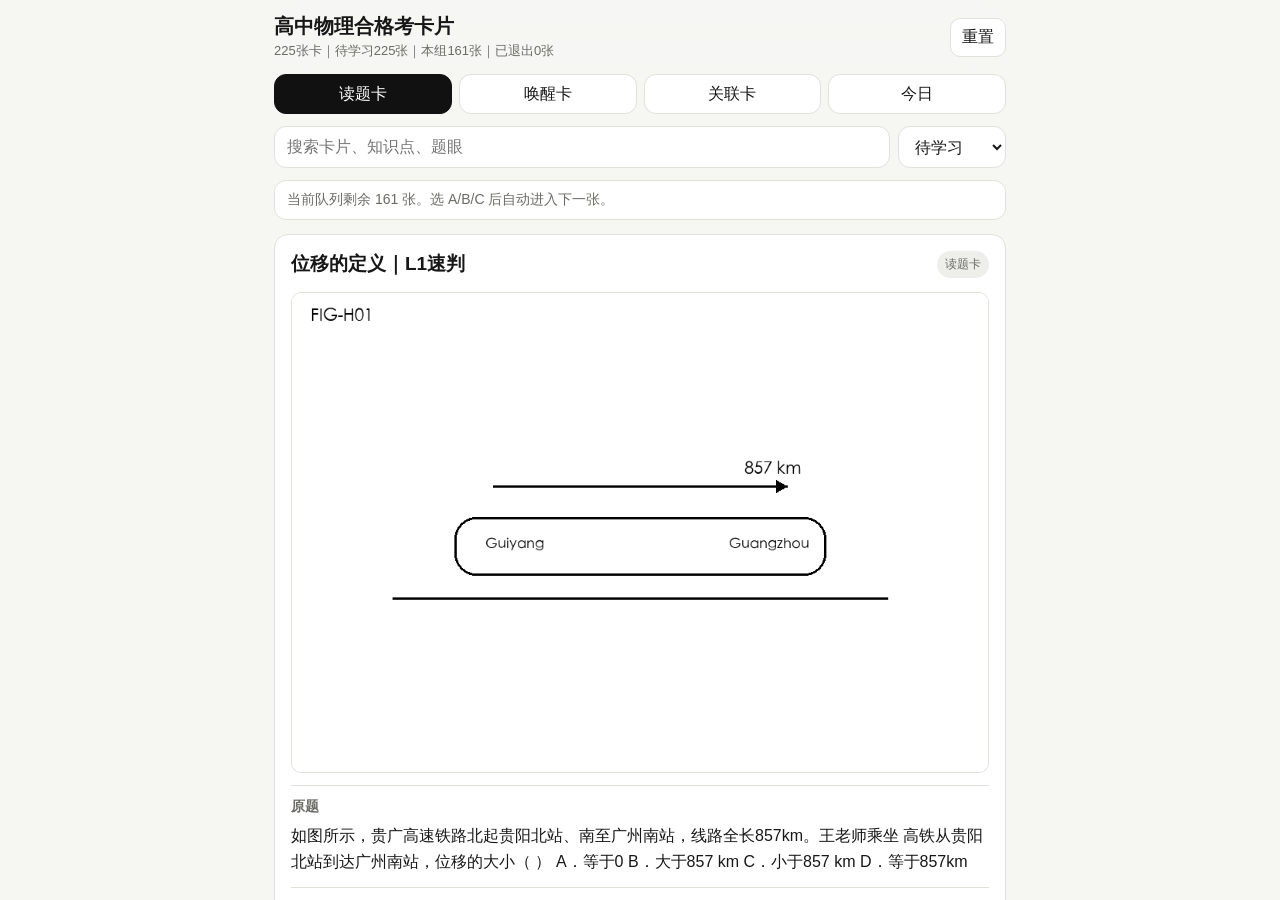
<file: index.html>
<!doctype html>
<html lang="zh-CN">
  <head>
    <meta charset="utf-8" />
    <meta name="viewport" content="width=device-width, initial-scale=1" />
    <title>高中物理合格考卡片</title>
    <meta http-equiv="refresh" content="0; url=./app/index.html" />
    <style>
      body {
        margin: 0;
        min-height: 100svh;
        display: grid;
        place-items: center;
        font-family: -apple-system, BlinkMacSystemFont, "PingFang SC", sans-serif;
        background: #f6f6f3;
        color: #171717;
      }
      a {
        color: inherit;
        font-weight: 700;
      }
    </style>
  </head>
  <body>
    <p>正在打开 <a href="./app/index.html">高中物理合格考卡片</a>...</p>
  </body>
</html>
</file>
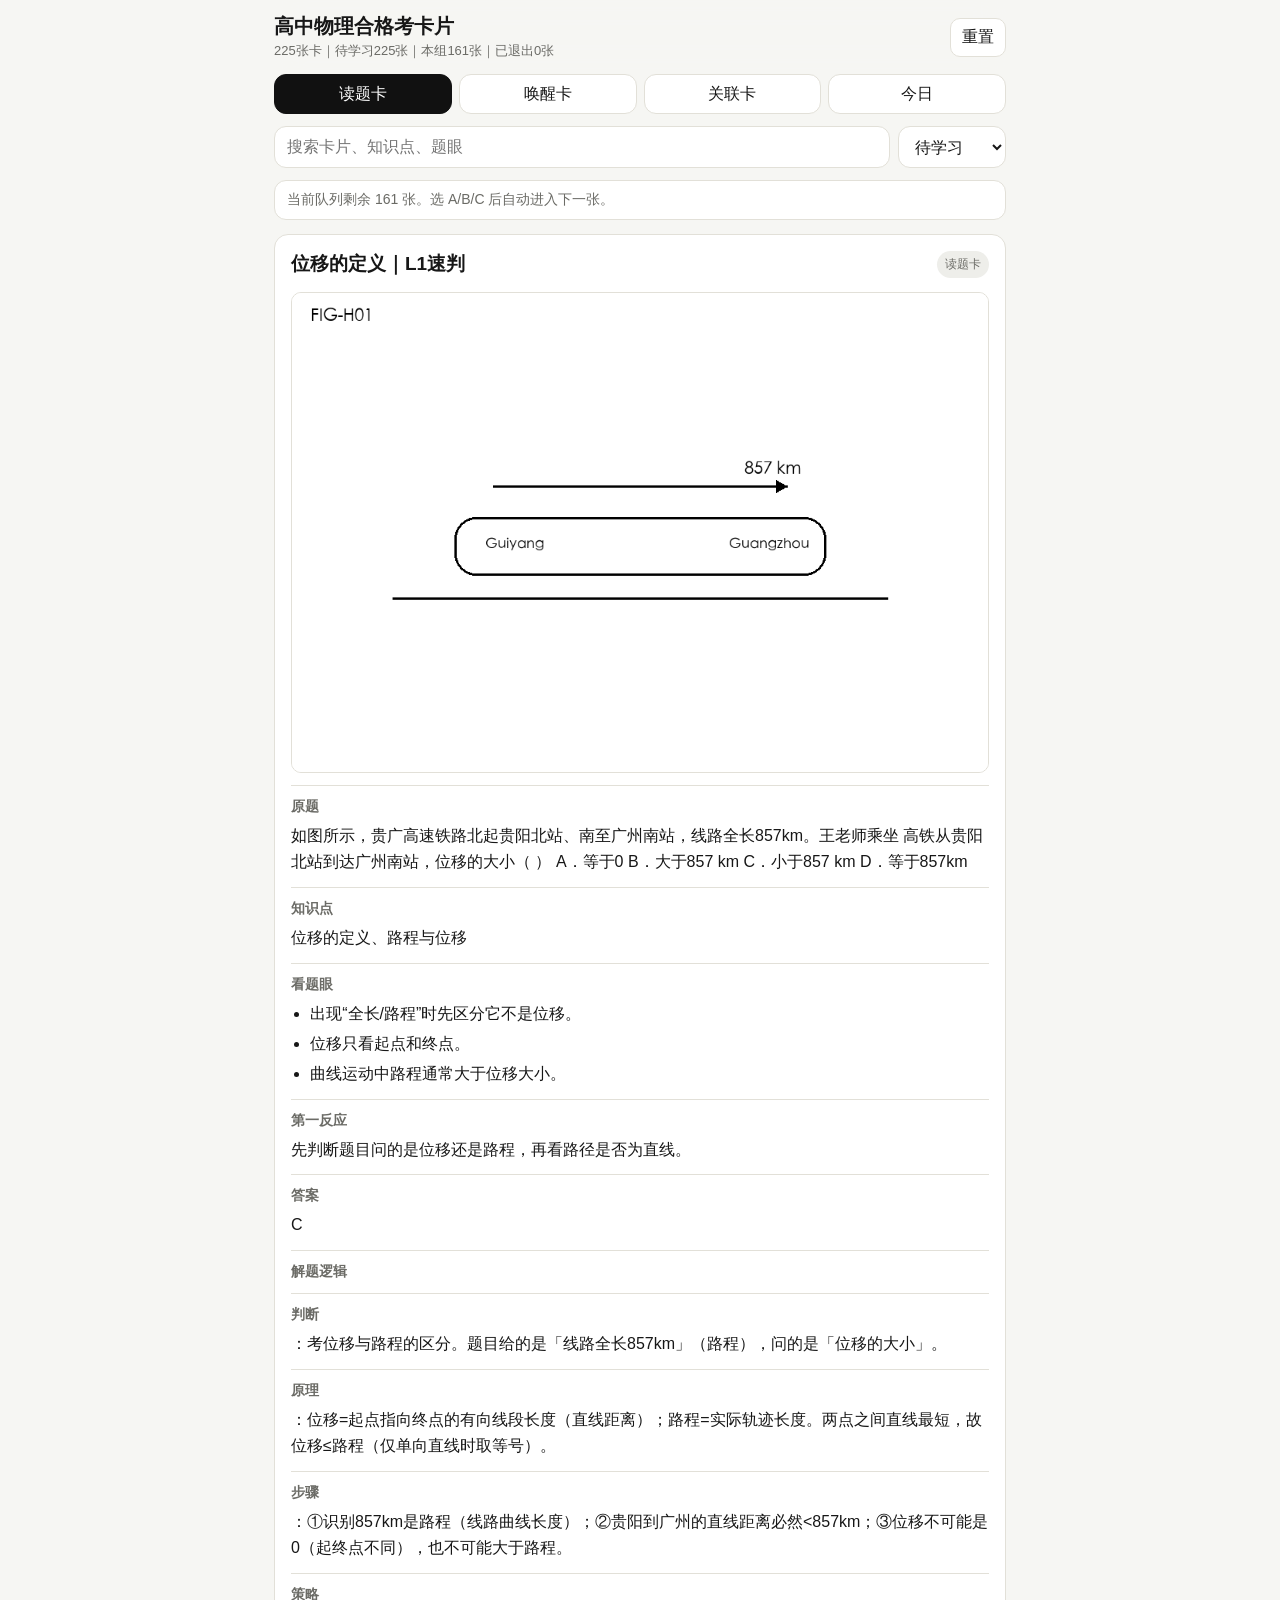
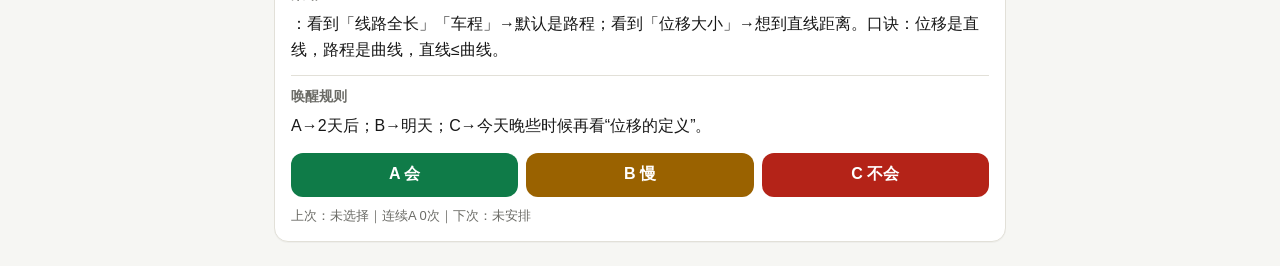
<file: app/index.html>
<!doctype html>
<html lang="zh-CN">
  <head>
    <meta charset="utf-8" />
    <meta name="viewport" content="width=device-width, initial-scale=1, viewport-fit=cover" />
    <meta name="theme-color" content="#111111" />
    <meta name="apple-mobile-web-app-capable" content="yes" />
    <meta name="apple-mobile-web-app-title" content="物理卡片" />
    <meta name="apple-mobile-web-app-status-bar-style" content="default" />
    <title>高中物理合格考卡片</title>
    <link rel="icon" href="./icon-newton-2026060801.svg" type="image/svg+xml" />
    <link rel="manifest" href="./manifest.webmanifest" />
    <link rel="stylesheet" href="./styles.css?v=2026060801" />
  </head>
  <body>
    <div id="app">
      <header class="topbar">
        <div>
          <h1>高中物理合格考卡片</h1>
          <p id="summary">加载中...</p>
        </div>
        <button id="resetBtn" class="ghost" type="button">重置</button>
      </header>

      <nav class="tabs" aria-label="卡片组">
        <button class="tab active" data-group="读题卡" type="button">读题卡</button>
        <button class="tab" data-group="知识唤醒卡" type="button">唤醒卡</button>
        <button class="tab" data-group="知识关联卡" type="button">关联卡</button>
        <button class="tab" data-group="今日唤醒" type="button">今日</button>
      </nav>

      <main>
        <section class="toolbar">
          <input id="search" type="search" placeholder="搜索卡片、知识点、题眼" />
          <select id="filter">
            <option value="active">待学习</option>
            <option value="all">全部</option>
            <option value="due">到期</option>
            <option value="retired">已退出</option>
          </select>
        </section>

        <section id="cardList" class="card-list" aria-live="polite"></section>
      </main>
    </div>

    <script src="./data.js?v=2026060801"></script>
    <script src="./app.js?v=2026060801"></script>
  </body>
</html>
</file>
<file: app/styles.css>
:root {
  color-scheme: light;
  --bg: #f6f6f3;
  --card: #ffffff;
  --ink: #171717;
  --muted: #6b6b66;
  --line: #e2e0d8;
  --soft: #eeeeea;
  --accent: #111111;
  --good: #0f7b48;
  --warn: #9a6200;
  --bad: #b42318;
  font-family: -apple-system, BlinkMacSystemFont, "SF Pro Text", "PingFang SC", "Helvetica Neue", Arial, sans-serif;
}

* {
  box-sizing: border-box;
}

body {
  margin: 0;
  background: var(--bg);
  color: var(--ink);
}

#app {
  min-height: 100svh;
  padding: env(safe-area-inset-top) 14px env(safe-area-inset-bottom);
}

.topbar {
  position: sticky;
  top: 0;
  z-index: 10;
  display: flex;
  align-items: center;
  justify-content: space-between;
  gap: 12px;
  padding: 14px 0 10px;
  background: color-mix(in srgb, var(--bg) 92%, transparent);
  backdrop-filter: blur(14px);
}

h1 {
  margin: 0;
  font-size: 20px;
  line-height: 1.2;
}

#summary {
  margin: 4px 0 0;
  color: var(--muted);
  font-size: 13px;
}

button,
select,
input {
  font: inherit;
}

.ghost {
  border: 1px solid var(--line);
  border-radius: 10px;
  background: var(--card);
  padding: 8px 11px;
  color: var(--ink);
}

.tabs {
  display: grid;
  grid-template-columns: repeat(4, 1fr);
  gap: 7px;
  margin: 4px 0 12px;
}

.tab {
  min-height: 40px;
  border: 1px solid var(--line);
  border-radius: 12px;
  background: var(--card);
  color: var(--ink);
}

.tab.active {
  background: var(--accent);
  border-color: var(--accent);
  color: white;
}

.toolbar {
  display: grid;
  grid-template-columns: 1fr 108px;
  gap: 8px;
  margin-bottom: 12px;
}

.toolbar input,
.toolbar select {
  width: 100%;
  min-height: 42px;
  border: 1px solid var(--line);
  border-radius: 12px;
  background: var(--card);
  color: var(--ink);
  padding: 0 12px;
}

.card-list {
  display: grid;
  gap: 14px;
  padding-bottom: 24px;
}

.queue-note {
  color: var(--muted);
  background: var(--card);
  border: 1px solid var(--line);
  border-radius: 12px;
  padding: 10px 12px;
  font-size: 14px;
}

.card {
  background: var(--card);
  border: 1px solid var(--line);
  border-radius: 14px;
  padding: 16px;
  box-shadow: 0 1px 0 rgba(0, 0, 0, 0.03);
}

.card.retired {
  opacity: 0.62;
}

.card-head {
  display: flex;
  align-items: flex-start;
  justify-content: space-between;
  gap: 12px;
}

.card h2 {
  margin: 0;
  font-size: 19px;
  line-height: 1.35;
}

.badge {
  flex: 0 0 auto;
  border-radius: 999px;
  background: var(--soft);
  color: var(--muted);
  padding: 5px 8px;
  font-size: 12px;
}

.figure {
  margin: 14px 0 8px;
  border: 1px solid var(--line);
  border-radius: 10px;
  overflow: hidden;
  background: white;
}

.figure img {
  display: block;
  width: 100%;
  height: auto;
}

.section {
  border-top: 1px solid var(--line);
  padding-top: 12px;
  margin-top: 12px;
}

.section h3 {
  margin: 0 0 7px;
  font-size: 14px;
  color: var(--muted);
}

.section .content {
  font-size: 16px;
  line-height: 1.62;
  white-space: pre-wrap;
  word-break: break-word;
}

.section ul {
  margin: 0;
  padding-left: 1.2em;
}

.section li {
  margin: 0.24em 0;
}

.state {
  display: grid;
  grid-template-columns: repeat(3, 1fr);
  gap: 8px;
  margin-top: 14px;
}

.state button {
  border: 0;
  border-radius: 12px;
  min-height: 44px;
  color: white;
  font-weight: 700;
}

.state button[data-state="A"] {
  background: var(--good);
}

.state button[data-state="B"] {
  background: var(--warn);
}

.state button[data-state="C"] {
  background: var(--bad);
}

.meta {
  margin-top: 10px;
  color: var(--muted);
  font-size: 13px;
  line-height: 1.45;
}

.empty {
  text-align: center;
  color: var(--muted);
  background: var(--card);
  border: 1px dashed var(--line);
  border-radius: 14px;
  padding: 36px 20px;
}

@media (min-width: 760px) {
  #app {
    max-width: 760px;
    margin: 0 auto;
  }
}
</file>
